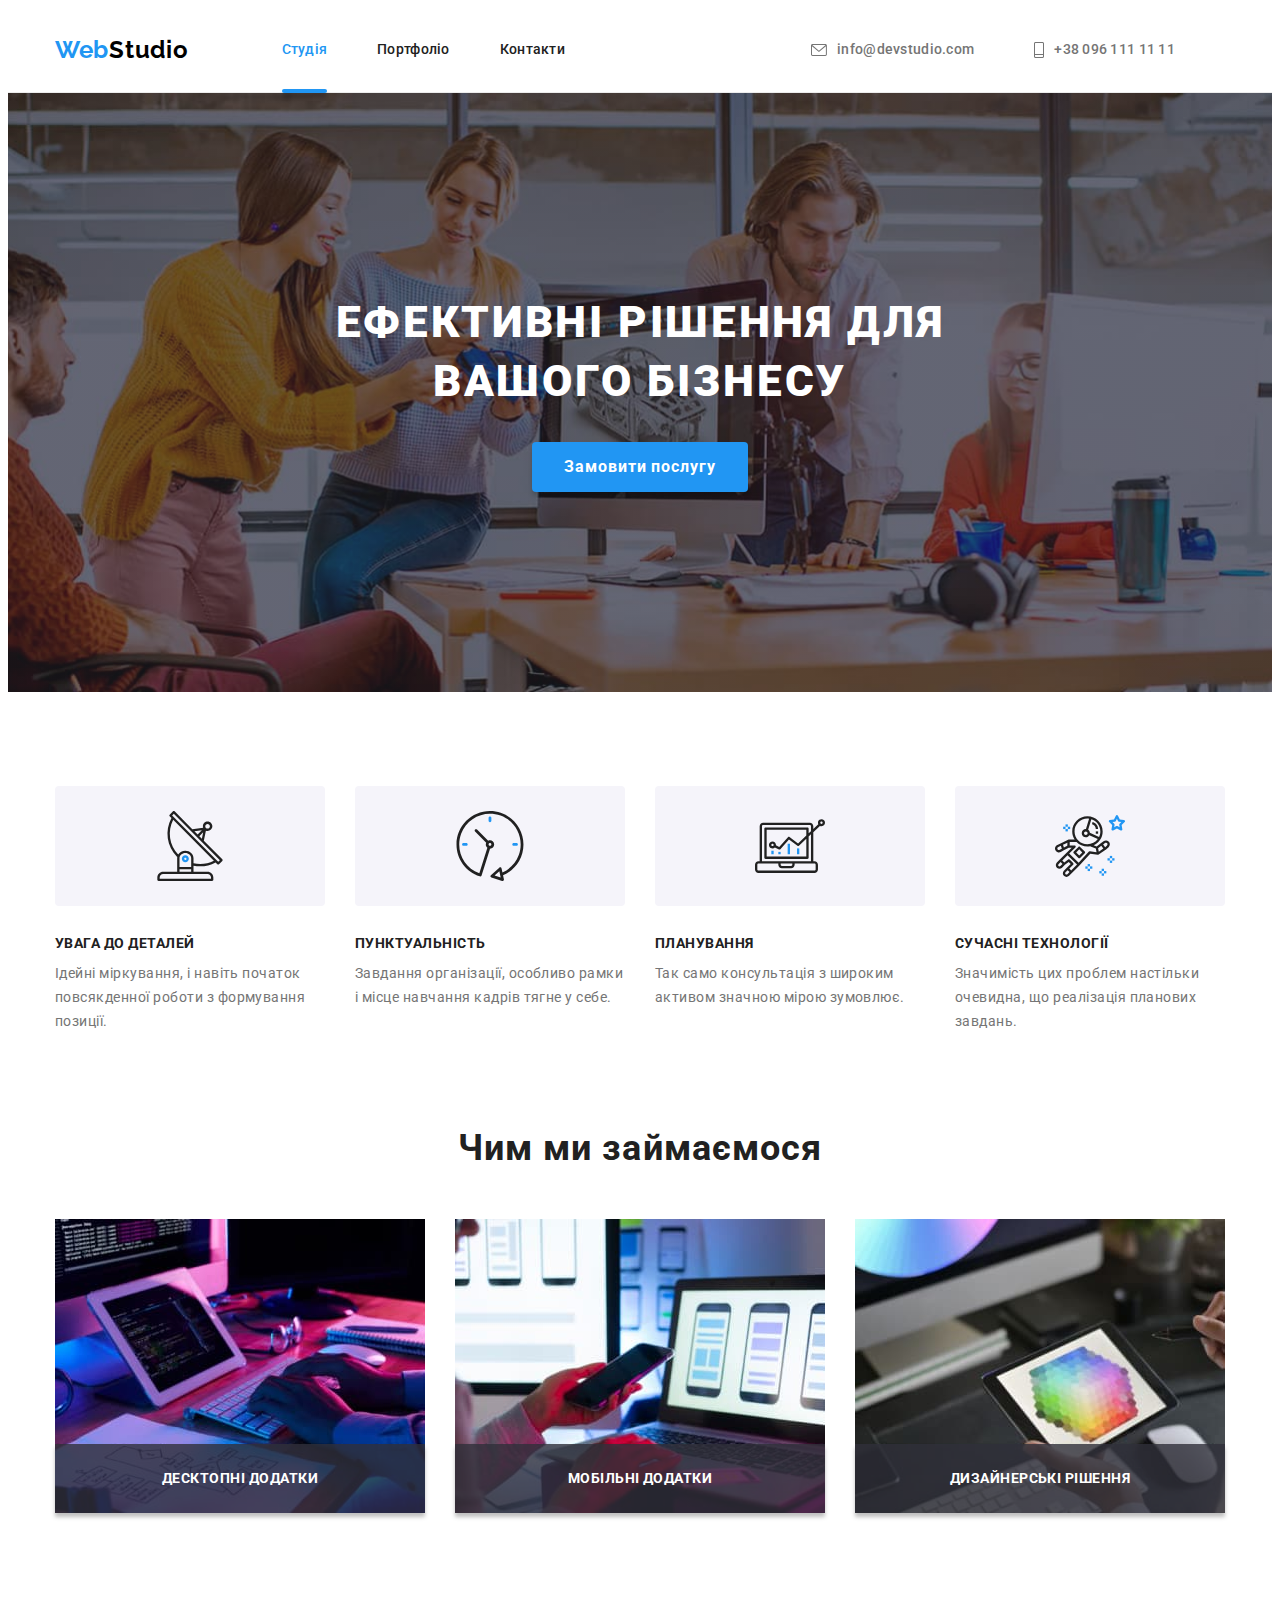
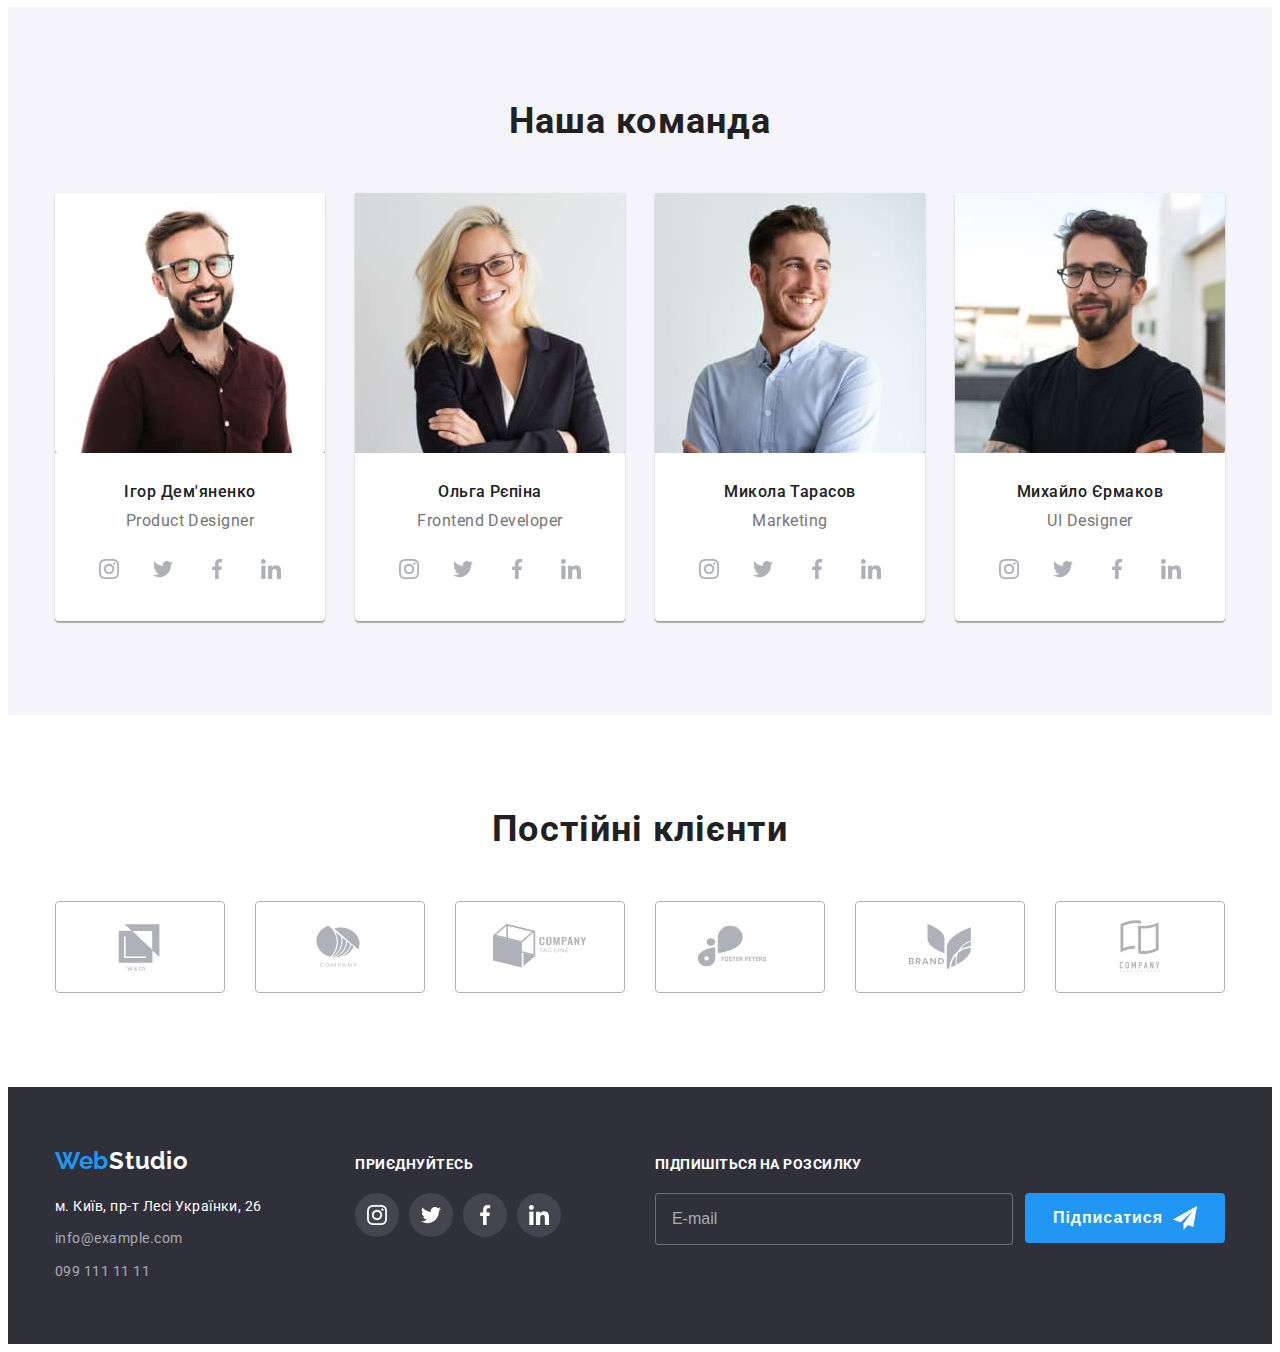
<file: index.html>
<!DOCTYPE html>
<html lang="uk">
<head>
    <meta charset="UTF-8">
    <meta http-equiv="X-UA-Compatible" content="IE=edge">
    <meta name="viewport" content="width=device-width, initial-scale=1.0">
    <title>Студія</title>
    <link rel="preconnect" href="https://fonts.googleapis.com">
    <link rel="preconnect" href="https://fonts.gstatic.com" crossorigin>
    <link href="https://fonts.googleapis.com/css2?family=Raleway:wght@700&family=Roboto:wght@400;500;700;900&display=swap" rel="stylesheet"/>
    <link rel="stylesheet" href="https://cdnjs.cloudflare.com/ajax/libs/modern-normalize/1.1.0/modern-normalize.min.css" integrity="sha512-wpPYUAdjBVSE4KJnH1VR1HeZfpl1ub8YT/NKx4PuQ5NmX2tKuGu6U/JRp5y+Y8XG2tV+wKQpNHVUX03MfMFn9Q==" crossorigin="anonymous" referrerpolicy="no-referrer" />
    
    <link rel="stylesheet" href="./css/main.min.css">
</head>
<body>
    <header class="header">
        <div class="container header__container">
            
            <a href="./index.html"class="logo header__top-logo">Web<span class="header__logo">Studio</span></a>
           
        
            <nav class="header__nav">
            <ul class="site-nav">
                    <li class="site-nav__item"><a href="./index.html" class="site-nav__link site-nav__link--current">Студія</a></li>
                    <li class="site-nav__item"><a href="./portfolio.html" class="site-nav__link ">Портфоліо</a></li>
                    <li class="site-nav__item"><a href="" class="site-nav__link">Контакти</a></li>
                </ul>
                </nav>
            <ul class="auth-nav ">
                <li class="auth-nav__item">
                    <a href="mailto:info@devstudio.com" class="auth-nav__link">
                <svg class="auth-nav__svg" width="16" height="12">
                    <use href="./images/icons/icons.svg#icon-convert"></use>
                </svg>info@devstudio.com</a>
                </li>
                <li class="auth-nav__item">
                    <a href="tel:+380961111111" class="auth-nav__link">
                        <svg class="auth-nav__svg" width="10" height="16">
                        <use href="./images/icons/icons.svg#icon-mobile">
                        </use>
                    </svg>+38 096 111 11 11</a>
                </li>
            </ul>
        
     <button class="burger-menu__open" type="submit" data-menu-open>
        <svg class="burger-menu__svg" width="40" height="40">
            <use href="./images/icons/icons.svg#icon-open-burger"></use>
        </svg>
    </button>
        </div>
    <div class="burger-menu is-hidden" data-menu>
        <div class="burger-menu__container container">
            <button type="submit" class="burger-menu__close" data-menu-close>
                <svg width="40" height="40">
                    <use href="./images/icons/icons.svg#icon-close-mob"></use>
                </svg>
            </button>
            <nav>
            <ul class="mob-nav">
                <li class="mob-nav__item"><a href="./index.html" class="mob-nav__link mob-nav__link--current">Студія</a></li>
                <li class="mob-nav__item"><a href="./portfolio.html" class="mob-nav__link ">Портфоліо</a></li>
                <li class="mob-nav__item"><a href="" class="mob-nav__link">Контакти</a></li>
            </ul>
            </nav>
            <ul class="mob-auth-nav">
              <li class="mob-auth-nav__item"><a href="tel:+380961111111" class="mob-auth-nav__tel">+38 096 111 11 11</a></li>
              <li class="mob-auth-nav__item"><a href="mailto:info@devstudio.com" class="mob-auth-nav__mail">info@devstudio.com</a></li>
            </ul>
            <ul class="burger-soc">
                <li class="burger-soc__item"><a href="" class="burger-soc__link">Instagram</a></li>
                <li class="burger-soc__item"><a href="" class="burger-soc__link">Twitter</a></li>
                <li class="burger-soc__item"><a href="" class="burger-soc__link">Facebook</a></li>
                <li class="burger-soc__item"><a href="" class="burger-soc__link">LinkedIn</a></li>
            </ul>
        </div>
    </div>
    </header>
    <main>
        <section class="section-hero">
          <div class="container">
            <h1 class="hero">Ефективні рішення для вашого бізнесу</h1>
            <button type="button" class="button" data-modal-open>Замовити послугу</button>
          </div>
        </section>
        <section class="section">
            <div class="container"><h2 class="title">Наші переваги</h2>
                <ul class="benefits">
                 <li class="benefits__list">
                <div class="benefits__svg-wrap">
                    <svg class="benefits__svg" width="70" hight="70">
                        <use href="./images/icons/icons.svg#icon-antenna"></use>
                    </svg>
                </div>
                     <h3 class="benefits__title">УВАГА ДО ДЕТАЛЕЙ</h3>
                     <p  class="benefits__text">Ідейні міркування, і навіть початок повсякденної роботи з формування позиції.</p>
                 </li>
                 <li class="benefits__list">
                    <div class="benefits__svg-wrap">
                        <svg class="benefits__svg" width="70" hight="70">
                            <use href="./images/icons/icons.svg#icon-clock"></use>
                        </svg>
                    </div>
                     <h3 class="benefits__title">ПУНКТУАЛЬНІСТЬ</h3>
                     <p class="benefits__text">Завдання організації, особливо рамки і місце навчання кадрів тягне у себе.</p>
                 </li>
                 <li class="benefits__list">
                    <div class="benefits__svg-wrap">
                        <svg class="benefits__svg" width="70" hight="70">
                            <use href="./images/icons/icons.svg#icon-diagram"></use>
                        </svg>
                    </div>
                     <h3 class="benefits__title">ПЛАНУВАННЯ</h3>
                     <p class="benefits__text">Так само консультація з широким активом значною мірою зумовлює.</p>
                 </li>
                 <li class="benefits__list">
                    <div class="benefits__svg-wrap">
                        <svg class="benefits__svg" width="70" hight="70">
                            <use href="./images/icons/icons.svg#icon-astronaut"></use>
                        </svg>
                    </div>
                     <h3 class="benefits__title">СУЧАСНІ ТЕХНОЛОГІЇ</h3>
                     <p class="benefits__text">Значимість цих проблем настільки очевидна, що реалізація планових завдань.</p>
                 </li>
                </ul>
            </div>
        </section>
        <section class="photo-section section">
            <div class="container">
                <h2 class="section-title">Чим ми займаємося</h2>
                <ul class="photo-list">
                    <li class="photo-list__item">
                        <img srcset="
                        ./images/desktop/studio/img1-desktop.jpg    1x,
                        ./images/desktop/studio/img1-desktop@2x.jpg 2x
                      " src="./images/desktop/studio/img1-desktop.jpg" width="370" height="294" alt="Десктопні додатки">
                      <div class="photo-list__text-wrap"><p class="photo-list__text">Десктопні додатки</p></div>
                    </li>
                    <li class="photo-list__item">
                        <img srcset="
                        ./images/desktop/studio/img2-desktop.jpg    1x,
                        ./images/desktop/studio/img2-desktop@2x.jpg 2x
                      " src="./images/desktop/studio/img1-desktop.jpg" width="370" height="294" alt="Мобільні додатки">
                        <div class="photo-list__text-wrap"><p class="photo-list__text">Мобільні додатки</p></div>
                    </li>
                    <li class="photo-list__item">
                        <img srcset="
                        ./images/desktop/studio/img3-desktop.jpg    1x,
                        ./images/desktop/studio/img3-desktop@2x.jpg 2x
                      " src="./images/desktop/studio/img1-desktop.jpg" width="370" height="294" alt="Дизайнерські рішення">
                    <div class="photo-list__text-wrap"><p class="photo-list__text">Дизайнерські рішення</p></div>
                    </li>
                </ul>
            </div>
        </section>
        <section class="team section">
            <div class="container"><h2 class="section-title">Наша команда</h2>
                <ul class="team-list">
                    <li class="team-item">
                        <picture>
                            <source srcset="
                                ./images/desktop/studio/ihordemianenko-desktop.jpg    1x,
                                ./images/desktop/studio/ihordemianenko-desktop@2x.jpg 2x
                              " media="(min-width: 1200px)">
            
                            <source srcset="
                                ./images/tablet/studio/ihordemianenko-tablet.jpg    1x,
                                ./images/tablet/studio/ihordemianenko-tablet@2x.jpg 2x
                              " media="(min-width: 768px)">
            
                            <source srcset="
                                ./images/mob/studio/ihordemianenko-mob.jpg    1x,
                                ./images/mob/studio/ihordemianenko-mob@2x.jpg 2x
                              " media="(max-width: 767px)">
            
                            <img src="./images/mob/studio/ihordemianenko-mob.jpg" alt="Ігор Дем'яненко" width="450" class="team-image"></picture>
                        <div class="team-cards">
                            <h3 class="team-name">Ігор Дем'яненко</h3>
                            <p class="team-work">Product Designer</p>
                            <ul class="team-soc-list">
                                <li class="team-soc-item">
                                    <a href="" class="team-soc-link">
                                    <svg class="team-soc-icon" with="20" height="20">
                                <use href="./images/icons/icons.svg#icon-instagram"></use></svg>
                                </a>
                                </li>
                                <li class="team-soc-item">
                                    <a href="" class="team-soc-link">
                                    <svg class="team-soc-icon" with="20" height="20">
                                <use href="./images/icons/icons.svg#icon-twitter"></use></svg>
                                </a>
                                </li>
                                <li class="team-soc-item">
                                    <a href="" class="team-soc-link">
                                    <svg class="team-soc-icon" with="20" height="20">
                                <use href="./images/icons/icons.svg#icon-facebook"></use></svg>
                                </a>
                                </li>
                                <li class="team-soc-item">
                                    <a href="" class="team-soc-link">
                                    <svg class="team-soc-icon" with="20" height="20">
                                <use href="./images/icons/icons.svg#icon-linkedin"></use></svg>
                                </a>
                                </li>
                            </ul>
                        </div>
                    </li>
                    <li class="team-item">
                        <picture>
                            <source srcset="
                                ./images/desktop/studio/olhariepina-desktop.jpg    1x,
                                ./images/desktop/studio/olhariepina-desktop@2x.jpg 2x
                              " media="(min-width: 1200px)">
            
                            <source srcset="
                                ./images/tablet/studio/olhariepina-tablet.jpg    1x,
                                ./images/tablet/studio/olhariepina-tablet@2x.jpg 2x
                              " media="(min-width: 768px)">
            
                            <source srcset="
                                ./images/mob/studio/olhariepina-mob.jpg    1x,
                                ./images/mob/studio/olhariepina-mob@2x.jpg 2x
                              " media="(max-width: 767px)">
            
                            <img src="./images/mob/studio/olhariepina-mob.jpg" alt="Ольга Рєпіна" width="450" class="team-image"></picture>
                        <div class="team-cards">
                            <h3 class="team-name">Ольга Рєпіна</h3>
                            <p class="team-work">Frontend Developer</p>
                            <ul class="team-soc-list">
                                <li class="team-soc-item">
                                <a href="" class="team-soc-link">
                                <svg class="team-soc-icon" with="20" height="20">
                                <use href="./images/icons/icons.svg#icon-instagram"></use></svg>
                                </a>
                                </li>
                                <li class="team-soc-item">
                                <a href="" class="team-soc-link">
                                <svg class="team-soc-icon" with="20" height="20">
                                <use href="./images/icons/icons.svg#icon-twitter"></use></svg>
                                </a>
                                </li>
                                <li class="team-soc-item">
                                <a href="" class="team-soc-link">
                                <svg class="team-soc-icon" with="20" height="20">
                                <use href="./images/icons/icons.svg#icon-facebook"></use></svg>
                                </a>
                                </li>
                                <li class="team-soc-item">
                                <a href="" class="team-soc-link">
                                <svg class="team-soc-icon" with="20" height="20">
                                <use href="./images/icons/icons.svg#icon-linkedin"></use></svg>
                                </a>
                                </li>
                            </ul>
                        </div>
                    </li>
                    <li class="team-item">
                        <picture>
                            <source srcset="
                                ./images/desktop/studio/mykolatarasov-desktop.jpg    1x,
                                ./images/desktop/studio/mykolatarasov-desktop@2x.jpg 2x
                              " media="(min-width: 1200px)">
            
                            <source srcset="
                                ./images/tablet/studio/mykolatarasov-tablet.jpg    1x,
                                ./images/tablet/studio/mykolatarasov-tablet@2x.jpg 2x
                              " media="(min-width: 768px)">
            
                            <source srcset="
                                ./images/mob/studio/mykolatarasov-mob.jpg    1x,
                                ./images/mob/studio/mykolatarasov-mob@2x.jpg 2x
                              " media="(max-width: 767px)">
            
                            <img src="./images/mob/studio/mykolatarasov-mob.jpg" alt="Микола Тарасов" width="450" class="team-image"></picture>
                        <div class="team-cards">
                            <h3 class="team-name">Микола Тарасов</h3>
                            <p class="team-work">Marketing</p>
                            <ul class="team-soc-list">
                                <li class="team-soc-item">
                                <a href="" class="team-soc-link">
                                <svg class="team-soc-icon" with="20" height="20">
                                <use href="./images/icons/icons.svg#icon-instagram"></use></svg>
                                </a>
                                </li>
                                <li class="team-soc-item">
                                <a href="" class="team-soc-link">
                                <svg class="team-soc-icon" with="20" height="20">
                                <use href="./images/icons/icons.svg#icon-twitter"></use></svg>
                                </a>
                                </li>
                                <li class="team-soc-item">
                                <a href="" class="team-soc-link">
                                <svg class="team-soc-icon" with="20" height="20">
                                <use href="./images/icons/icons.svg#icon-facebook"></use></svg>
                                </a>
                                </li>
                                <li class="team-soc-item">
                                <a href="" class="team-soc-link">
                                <svg class="team-soc-icon" with="20" height="20">
                                <use href="./images/icons/icons.svg#icon-linkedin"></use></svg>
                                </a>
                                </li>
                            </ul>
                        </div>  
                    </li>
                    <li class="team-item">
                        <picture>
                            <source srcset="
                                ./images/desktop/studio/mykhailoyermakov-desktop.jpg    1x,
                                ./images/desktop/studio/mykhailoyermakov-desktop@2x.jpg 2x
                              " media="(min-width: 1200px)">
            
                            <source srcset="
                                ./images/tablet/studio/mykhailoyermakov-tablet.jpg    1x,
                                ./images/tablet/studio/mykhailoyermakov-tablet@2x.jpg 2x
                              " media="(min-width: 768px)">
            
                            <source srcset="
                                ./images/mob/studio/mykhailoyermakov-mob.jpg    1x,
                                ./images/mob/studio/mykhailoyermakov-mob@2x.jpg 2x
                              " media="(max-width: 767px)">
            
                            <img src="./images/mob/studio/mykhailoyermakov-mob.jpg" alt="Михайло Єрмаков" width="450" class="team-image"></picture>
                        <div class="team-cards">
                            <h3 class="team-name">Михайло Єрмаков</h3>
                            <p class="team-work">UI Designer</p>
                            <ul class="team-soc-list">
                                <li class="team-soc-item">
                                <a href="" class="team-soc-link">
                                <svg class="team-soc-icon" with="20" height="20">
                                <use href="./images/icons/icons.svg#icon-instagram"></use></svg>
                                </a>
                                </li>
                                <li class="team-soc-item">
                                <a href="" class="team-soc-link">
                                <svg class="team-soc-icon" with="20" height="20">
                                <use href="./images/icons/icons.svg#icon-twitter"></use></svg>
                                </a>
                                </li>
                                <li class="team-soc-item">
                                <a href="" class="team-soc-link">
                                <svg class="team-soc-icon" with="20" height="20">
                                    <use href="./images/icons/icons.svg#icon-facebook"></use>
                                </svg>
                                </a>
                                </li>
                                <li class="team-soc-item">
                                <a href="" class="team-soc-link">
                                <svg class="team-soc-icon" with="20" height="20">
                                    <use href="./images/icons/icons.svg#icon-linkedin"></use>
                                </svg>
                                </a>
                                </li>
                            </ul>
                        </div>
                    </li>
                </ul>
            </div>
        </section>
        <section class="section ">
                <div class="container">
                    <h2 class="section-title">Постійні клієнти</h2>
                <ul class="company-list">
                    <li class="company-item">
                        <a href="" class="company-link">
                            <svg class="company-icon" width="106" height="60px">
                                <use href="./images/icons/icons.svg#icon-ya-co"></use>
                            </svg>
                        </a>
                    </li>
                    <li class="company-item ">
                        <a href="" class="company-link">
                            <svg class="company-icon" width="106" height="60px">
                                <use href="./images/icons/icons.svg#icon-logocompany"></use>
                            </svg>
                        </a>
                    </li>
                    <li class="company-item ">
                        <a href="" class="company-link">
                            <svg class="company-icon" width="106" height="60px">
                                <use href="./images/icons/icons.svg#icon-tagline"></use>
                            </svg>
                        </a>
                    </li>
                    <li class="company-item ">
                        <a href="" class="company-link">
                            <svg class="company-icon" width="106" height="60px">
                                <use href="./images/icons/icons.svg#icon-foster"></use>
                            </svg>
                        </a>
                    </li>
                    <li class="company-item ">
                        <a href="" class="company-link">
                            <svg class="company-icon" width="106" height="60px">
                                <use href="./images/icons/icons.svg#icon-brand"></use>
                            </svg>
                        </a>
                    </li>
                    <li class="company-item ">
                        <a href="" class="company-link">
                            <svg class="company-icon" width="106" height="60px">
                                <use href="./images/icons/icons.svg#icon-company"></use>
                            </svg>
                        </a>
                    </li>
                </ul>
            </div>
        </section>
    </main>
    <footer class="footer">
        <div class="footer-container container">
            <div class="adress-wrap"><a href="" class="logo">Web<span class="logo-bottom">Studio</span></a>
            <address>
             <ul class="bottom">
                <li class="bottom-list">
                    <a href="посилання на google map" target="_blank"  rel="noopener noreferrer" class="bottom-adress"> м. Київ, пр-т Лесі Українки, 26</a>
                </li>
                <li class="bottom-list">
                    <a href="mailto:info@example.com" class="bottom-nav">info@example.com</a>
                </li>
                <li class="bottom-list">
                    <a href="tel:0991111111" class="bottom-nav">099 111 11 11</a>
                </li>
             </ul>
            </address>
        </div>
        <div class="footer-soc-wrap">
            <h2 class="footer-title">приєднуйтесь</h2>
            <ul class="team-soc-list">
                <li class="team-soc-item">
                    <a href="" class="team-soc-link-footer">
                        <svg class="team-soc-icon-footer" width="20" height="20">
                        <use href="./images/icons/icons.svg#icon-instagram"></use>
                        </svg>
                    </a>
                </li>
                <li class="team-soc-item">
                    <a href="" class="team-soc-link-footer">
                        <svg class="team-soc-icon-footer" width="20" height="20">
                        <use href="./images/icons/icons.svg#icon-twitter"></use></svg>
                    </a>
                </li>
                <li class="team-soc-item">
                    <a href="" class="team-soc-link-footer">
                        <svg class="team-soc-icon-footer" width="20" height="20">
                        <use href="./images/icons/icons.svg#icon-facebook"></use></svg>
                    </a>
                </li>
                <li class="team-soc-item">
                    <a href="" class="team-soc-link-footer">
                        <svg class="team-soc-icon-footer" width="20" height="20">
                        <use href="./images/icons/icons.svg#icon-linkedin"></use></svg>
                    </a>
                </li>
        </div>
        <div class="footer-telegram">
            <form class="footer-form">
                <label class="footer-label" for="user-email">Підпишіться на розсилку</label>
               <div class="footer-iput-wrap"><input type="email"
                 class="footer-input" 
                 name="user-email"
                 id="user-email"
                 placeholder="E-mail"
                 required>
                 <button type="submit" class="footer-button">
                    Підписатися  
                    <svg class="footer-input-icon" height="24" width="24">
                        <use href="./images/icons/icons.svg#icon-send"></use>
                    </svg>
                </button>
                </div>
            </form>
        </div>
        </div>
    </footer>
    <div class="backdrop is-hidden" data-modal >
        <div class="modal">
            <p class="modal-title">Залиште свої дані, ми вам передзвонимо</p>
          <button class="modal-icon-btn" data-modal-close><svg class="modal-icon" width="11" height="11" >
                <use href="./images/icons/icons.svg#icon-vector"></use>
            </svg>
          </button>
          <form> 
            <div class="modal-wrap">
            <label class="modal-label" for="user-name">Ім'я</label>
            <div class="input-wrap">
                <input type="text" class="modal-input" name="user-name" id="user-name" required>
                <svg class="input-icon" height="18" width="18">
                    <use href="./images/icons/icons.svg#icon-person"></use>
                </svg>
            </div>
            </div>
            <div class="modal-wrap">
                <label class="modal-label" for="user-tel">Телефон</label>
            <div class="input-wrap">
                <input type="tel" class="modal-input" name="user-tel" id="user-tel" required>
                <svg class="input-icon" height="18" width="18">
                    <use href="./images/icons/icons.svg#icon-phone"></use>
                </svg>
            </div>
            </div>
            <div class="modal-wrap">
                <label for="email" class="modal-label">Пошта</label>
                <div class="input-wrap">
                    <input type="email" class="modal-input" name="user-email" id="email" required>
                <svg class="input-icon" height="18" width="18">
                    <use href="./images/icons/icons.svg#icon-email"></use>
                </svg>
            </div>    
            </div>
            <div class="modal-wrap">
                <label for="user-text" class="modal-label">Коментар</label>
                <textarea name="user-text" id="user-text" class="modal-comment" placeholder="Введіть текст"></textarea>
            </div>
            <div class="box-wrap">
                <input type="checkbox" class="modal-box visually-hidden" name="checkbox" id="checkbox">
                <label for="checkbox" class="checkbox-label">
                    <span class="span-icon">
                        <svg class="box-icon" height="15" width="16">
                            <use href="./images/icons/icons.svg#icon-box"></use>
                        </svg>
                    </span> 
                Погоджуюся з розсилкою та приймаю <a href="" class="checkbox-link">Умови договору</a></label>
            </div>
            <button type="submit" class="modal-button">Відправити</button>
            </form>
        </div>
    </div>
    <script src="./js/menu.js"></script>
    <script src="./js/modal.js"></script>
</body>
</html>
</file>
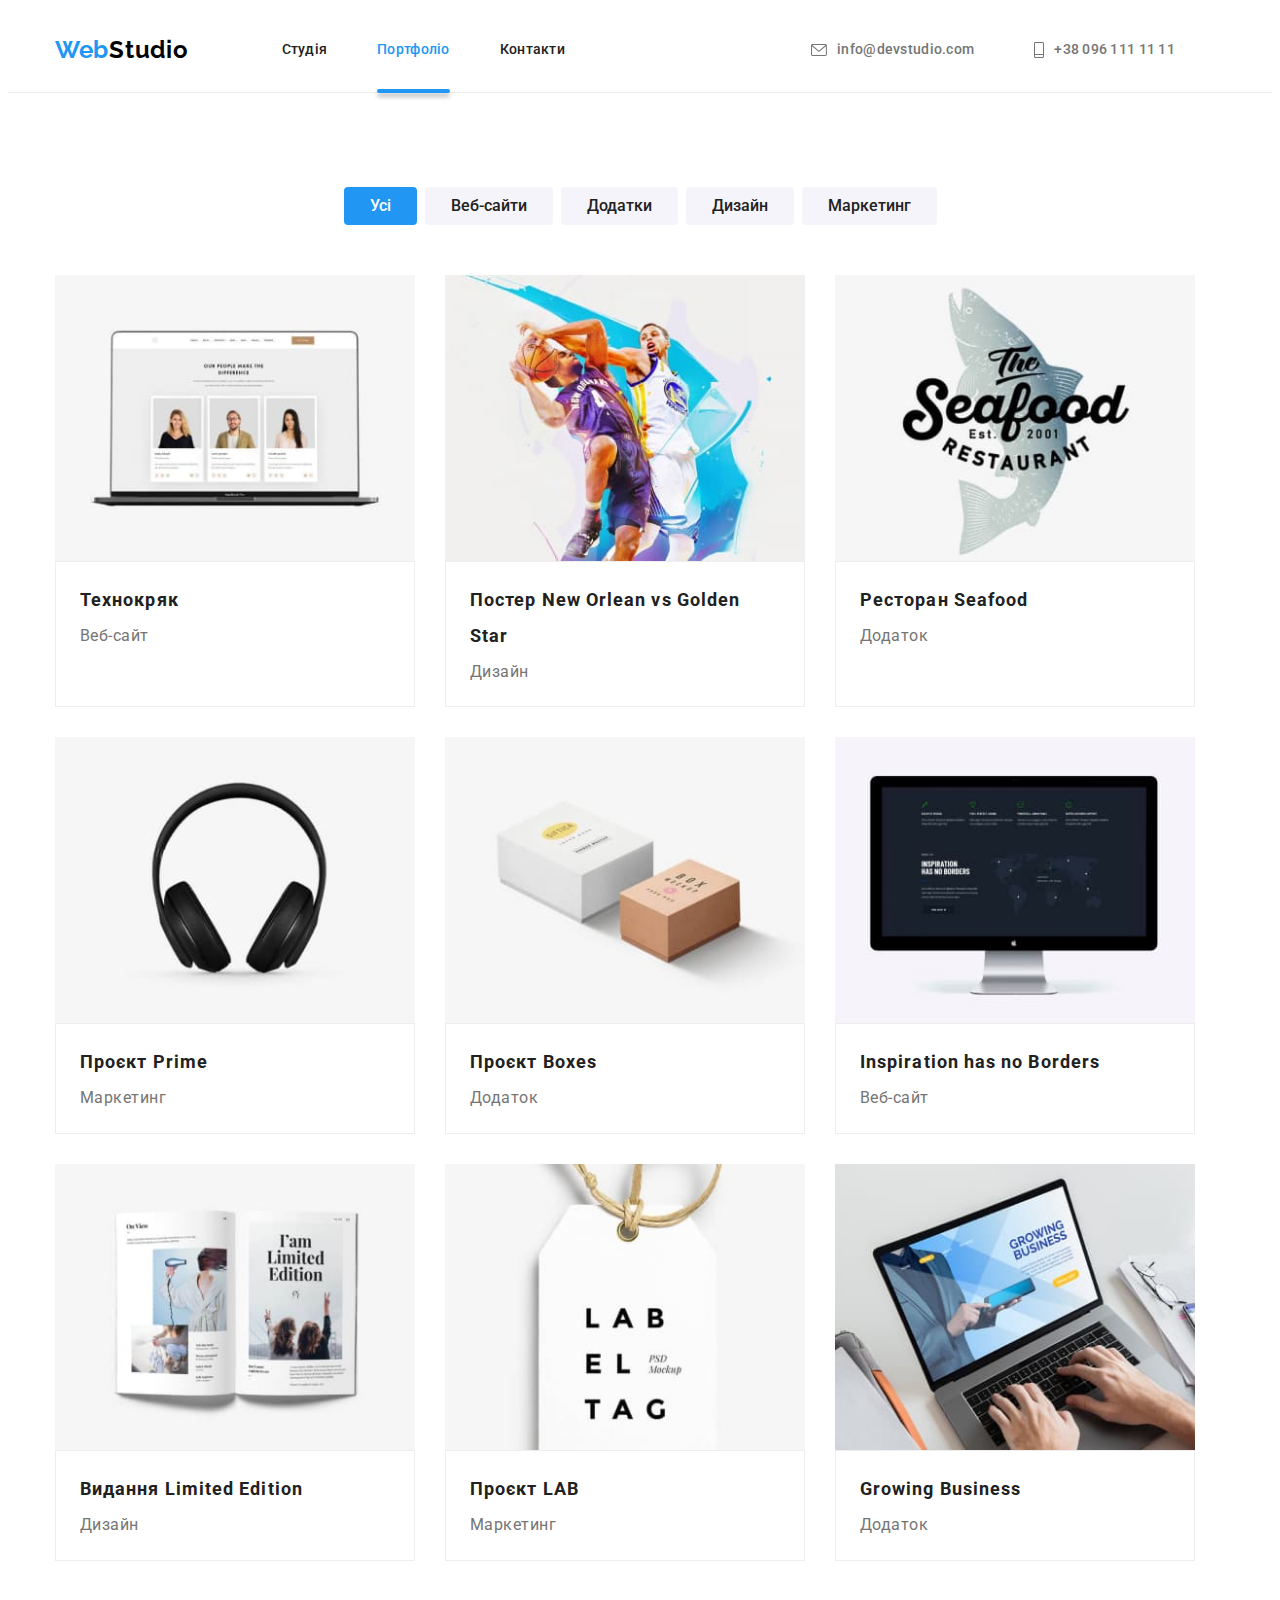
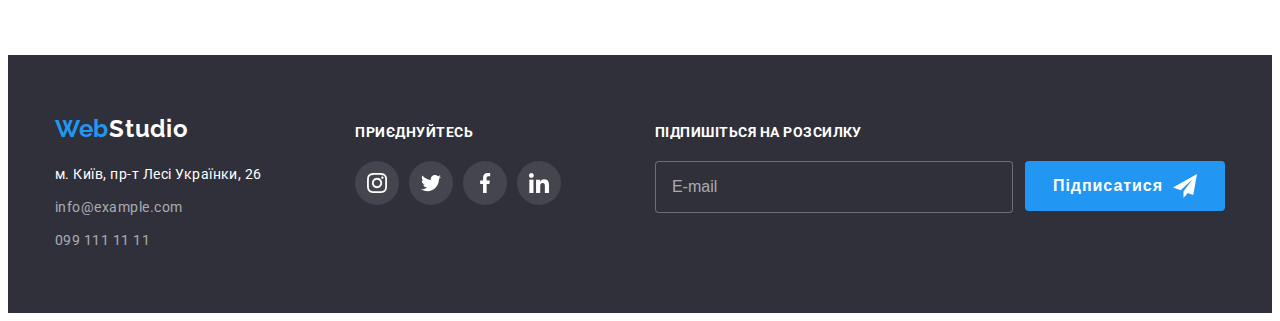
<file: portfolio.html>
<!DOCTYPE html>
<html lang="uk">
<head>
    <meta charset="UTF-8">
    <meta http-equiv="X-UA-Compatible" content="IE=edge">
    <meta name="viewport" content="width=device-width, initial-scale=1.0">
    <title>Портфоліо</title>
    <link rel="preconnect" href="https://fonts.googleapis.com">
    <link rel="preconnect" href="https://fonts.gstatic.com" crossorigin>
    <link href="https://fonts.googleapis.com/css2?family=Raleway:wght@700&family=Roboto:wght@400;500;700;900&display=swap" rel="stylesheet">
    <link rel="stylesheet" href="https://cdnjs.cloudflare.com/ajax/libs/modern-normalize/1.1.0/modern-normalize.min.css" integrity="sha512-wpPYUAdjBVSE4KJnH1VR1HeZfpl1ub8YT/NKx4PuQ5NmX2tKuGu6U/JRp5y+Y8XG2tV+wKQpNHVUX03MfMFn9Q==" crossorigin="anonymous" referrerpolicy="no-referrer" />
    <link rel="stylesheet" href="./css/main.min.css">
</head>
<body>
    <header class="header">
        <div class="container header__container">
            
            <a href="./index.html"class="logo header__top-logo">Web<span class="header__logo">Studio</span></a>
           
        
            <nav class="header__nav">
            <ul class="site-nav">
                    <li class="site-nav__item"><a href="./index.html" class="site-nav__link">Студія</a></li>
                    <li class="site-nav__item"><a href="./portfolio.html" class="site-nav__link site-nav__link--current">Портфоліо</a></li>
                    <li class="site-nav__item"><a href="" class="site-nav__link">Контакти</a></li>
                </ul>
                </nav>
            <ul class="auth-nav ">
                <li class="auth-nav__item">
                    <a href="mailto:info@devstudio.com" class="auth-nav__link">
                <svg class="auth-nav__svg" width="16" height="12">
                    <use href="./images/icons/icons.svg#icon-convert"></use>
                </svg>info@devstudio.com</a>
                </li>
                <li class="auth-nav__item">
                    <a href="tel:+380961111111" class="auth-nav__link">
                        <svg class="auth-nav__svg" width="10" height="16">
                        <use href="./images/icons/icons.svg#icon-mobile">
                        </use>
                    </svg>+38 096 111 11 11</a>
                </li>
            </ul>
        
     <button class="burger-menu__open" type="submit" data-menu-open>
        <svg class="burger-menu__svg" width="40" height="40">
            <use href="./images/icons/icons.svg#icon-open-burger"></use>
        </svg>
    </button>
        </div>
    <div class="burger-menu is-hidden" data-modal>
        <div class="burger-menu__container container">
            <button type="submit" class="burger-menu__close" data-menu-close>
                <svg width="40" height="40">
                    <use href="./images/icons/icons.svg#icon-close-mob"></use>
                </svg>
            </button>
            <nav>
            <ul class="mob-nav">
                <li class="mob-nav__item"><a href="./index.html" class="mob-nav__link">Студія</a></li>
                <li class="mob-nav__item"><a href="./portfolio.html" class="mob-nav__link mob-nav__link--current">Портфоліо</a></li>
                <li class="mob-nav__item"><a href="" class="mob-nav__link">Контакти</a></li>
            </ul>
            </nav>
            <ul class="mob-auth-nav">
              <li class="mob-auth-nav__item"><a href="tel:+380961111111" class="mob-auth-nav__tel">+38 096 111 11 11</a></li>
              <li class="mob-auth-nav__item"><a href="mailto:info@devstudio.com" class="mob-auth-nav__mail">info@devstudio.com</a></li>
            </ul>
            <ul class="burger-soc">
                <li class="burger-soc__item"><a href="" class="burger-soc__link">Instagram</a></li>
                <li class="burger-soc__item"><a href="" class="burger-soc__link">Twitter</a></li>
                <li class="burger-soc__item"><a href="" class="burger-soc__link">Facebook</a></li>
                <li class="burger-soc__item"><a href="" class="burger-soc__link">LinkedIn</a></li>
            </ul>
        </div>
    </div>
    </header>
    <main>
        <section class="portfloio-foto section">
           <div class="container"> 
            <h1 class="title">Приклади робіт</h1>
            <ul class="portfolio-item">
                <li class="list-button"><button type="button" class="portfolio-button background-current">Усі</button></li>
                <li class="list-button"><button type="button" class="portfolio-button">Веб-сайти</button></li>
                <li class="list-button"><button type="button" class="portfolio-button">Додатки</button></li>
                <li class="list-button"><button type="button" class="portfolio-button">Дизайн</button></li>
                <li class="list-button"><button type="button" class="portfolio-button">Маркетинг</button></li>
            </ul>
            <ul class="portfolio">
                <li class="portfolio-list">
                    <a href="" class="portfolio-link"><div class="portfolio-text-wrap">
                        <picture>
                            <source srcset="
                                ./images/desktop/portfolio/technokryak-desktop.jpg    1x,
                                ./images/desktop/portfolio/technokryak-desktop@2x.jpg 2x
                              " media="(min-width: 1200px)">
        
                            <source srcset="
                                ./images/tablet/portfolio/technokryak-tablet.jpg    1x,
                                ./images/tablet/portfolio/technokryak-tablet@2x.jpg 2x
                              " media="(min-width: 768px)">
        
                            <source srcset="
                                ./images/mob/portfolio/technokryak-mob.jpg    1x,
                                ./images/mob/portfolio/technokryak-mob@2x.jpg 2x
                              " media="(max-width: 767px)">
        
                            <img src="./images/mob/portfolio/technokryak-mob.jpg" alt="Технокряк" width="450" class="portfolio-image"></picture>
                        <p class="portfolio-text">Ресурс пропонує комплексні пропозиції з різним рівнем функціоналу та сервісів. Все це дозволить відвідувачу отримати вичерпні відомості про компанію чи приватну особу.</p></div>
                <div class="portfolio-wrap">
                            <h2 class="portfolio-name">Технокряк</h2>
                        <p class="portfolio-subname">Веб-сайт</p>
                    </div></a>
                </li>
                <li class="portfolio-list">
                    <a href="" class="portfolio-link"><div class="portfolio-text-wrap"><picture>
                        <source srcset="
                            ./images/desktop/portfolio/neworlean-desktop.jpg    1x,
                            ./images/desktop/portfolio/neworlean-desktop@2x.jpg 2x
                          " media="(min-width: 1200px)">
    
                        <source srcset="
                            ./images/tablet/portfolio/neworlean-tablet.jpg    1x,
                            ./images/tablet/portfolio/neworlean-tablet@2x.jpg 2x
                          " media="(min-width: 768px)">
    
                        <source srcset="
                            ./images/mob/portfolio/neworlean-mob.jpg    1x,
                            ./images/mob/portfolio/neworlean-mob@2x.jpg 2x
                          " media="(max-width: 767px)">
    
                        <img src="./images/mob/portfolio/neworlean-mob.jpg" alt="Постер New Orlean vs Golden Star" width="450" class="portfolio-image"></picture>
                        <p class="portfolio-text">Ресурс пропонує комплексні пропозиції з різним рівнем функціоналу та сервісів. Все це дозволить відвідувачу отримати вичерпні відомості про компанію чи приватну особу.</p></div>
                    <div class="portfolio-wrap">
                        <h2 class="portfolio-name">Постер New Orlean vs Golden Star</h2>
                        <p class="portfolio-subname">Дизайн</p>
                    </div></a>
                </li>
                <li class="portfolio-list">
                    <a href="" class="portfolio-link"><div class="portfolio-text-wrap">
                        <picture>
                            <source srcset="
                                ./images/desktop/portfolio/seafood-desktop.jpg    1x,
                                ./images/desktop/portfolio/seafood-desktop@2x.jpg 2x
                              " media="(min-width: 1200px)">
        
                            <source srcset="
                                ./images/tablet/portfolio/seafood-tablet.jpg    1x,
                                ./images/tablet/portfolio/seafood-tablet@2x.jpg 2x
                              " media="(min-width: 768px)">
        
                            <source srcset="
                                ./images/mob/portfolio/seafood-mob.jpg    1x,
                                ./images/mob/portfolio/seafood-mob@2x.jpg 2x
                              " media="(max-width: 767px)">
        
                            <img src="./images/mob/portfolio/seafood-mob.jpg" alt="Ресторан Seafood" width="450" class="portfolio-image"></picture>
                        <p class="portfolio-text">Ресурс пропонує комплексні пропозиції з різним рівнем функціоналу та сервісів. Все це дозволить відвідувачу отримати вичерпні відомості про компанію чи приватну особу.</p></div>
                    <div class="portfolio-wrap">
                        <h2 class="portfolio-name">Ресторан Seafood</h2>
                        <p class="portfolio-subname">Додаток</p>
                    </div></a>
                </li>
                <li class="portfolio-list">
                   <a href="" class="portfolio-link"> <div class="portfolio-text-wrap"><picture>
                    <source srcset="
                        ./images/desktop/portfolio/prime-desktop.jpg    1x,
                        ./images/desktop/portfolio/prime-desktop@2x.jpg 2x
                      " media="(min-width: 1200px)">

                    <source srcset="
                        ./images/tablet/portfolio/prime-tablet.jpg    1x,
                        ./images/tablet/portfolio/prime-tablet@2x.jpg 2x
                      " media="(min-width: 768px)">

                    <source srcset="
                        ./images/mob/portfolio/prime-mob.jpg    1x,
                        ./images/mob/portfolio/prime-mob@2x.jpg 2x
                      " media="(max-width: 767px)">

                    <img src="./images/mob/portfolio/prime-mob.jpg" alt="Проєкт Prime" width="450" class="portfolio-image"></picture>
                        <p class="portfolio-text">Ресурс пропонує комплексні пропозиції з різним рівнем функціоналу та сервісів. Все це дозволить відвідувачу отримати вичерпні відомості про компанію чи приватну особу.</p></div>
                <div class="portfolio-wrap">
                     <h2 class="portfolio-name">Проєкт Prime</h2>
                    <p class="portfolio-subname">Маркетинг</p>
                </div></a>
                </li>
                <li class="portfolio-list">
                    <a href="" class="portfolio-link"><div class="portfolio-text-wrap"><picture>
                        <source srcset="
                            ./images/desktop/portfolio/boxes-desktop.jpg    1x,
                            ./images/desktop/portfolio/boxes-desktop@2x.jpg 2x
                          " media="(min-width: 1200px)">
    
                        <source srcset="
                            ./images/tablet/portfolio/boxes-tablet.jpg    1x,
                            ./images/tablet/portfolio/boxes-tablet@2x.jpg 2x
                          " media="(min-width: 768px)">
    
                        <source srcset="
                            ./images/mob/portfolio/boxes-mob.jpg    1x,
                            ./images/mob/portfolio/boxes-mob@2x.jpg 2x
                          " media="(max-width: 767px)">
    
                        <img src="./images/mob/portfolio/boxes-mob.jpg" alt="Проєкт Boxes" width="450" class="portfolio-image"></picture>
                        <p class="portfolio-text">Ресурс пропонує комплексні пропозиції з різним рівнем функціоналу та сервісів. Все це дозволить відвідувачу отримати вичерпні відомості про компанію чи приватну особу.</p></div>
                <div class="portfolio-wrap">
                    <h2 class="portfolio-name">Проєкт Boxes</h2>
                    <p class="portfolio-subname">Додаток</p>
                </div></a>
                </li>
                <li class="portfolio-list">
                    <a href="" class="portfolio-link"><div class="portfolio-text-wrap"><picture>
                        <source srcset="
                            ./images/desktop/portfolio/inspiration-desktop.jpg    1x,
                            ./images/desktop/portfolio/inspiration-desktop@2x.jpg 2x
                          " media="(min-width: 1200px)">
    
                        <source srcset="
                            ./images/tablet/portfolio/inspiration-tablet.jpg    1x,
                            ./images/tablet/portfolio/inspiration-tablet@2x.jpg 2x
                          " media="(min-width: 768px)">
    
                        <source srcset="
                            ./images/mob/portfolio/inspiration-mob.jpg    1x,
                            ./images/mob/portfolio/inspiration-mob@2x.jpg 2x
                          " media="(max-width: 767px)">
    
                        <img src="./images/mob/portfolio/inspiration-mob.jpg" alt="Inspiration has no Borders" width="450" class="portfolio-image"></picture>
                        <p class="portfolio-text">Ресурс пропонує комплексні пропозиції з різним рівнем функціоналу та сервісів. Все це дозволить відвідувачу отримати вичерпні відомості про компанію чи приватну особу.</p></div>
                <div class="portfolio-wrap">
                     <h2 class="portfolio-name">Inspiration has no Borders</h2>
                    <p class="portfolio-subname">Веб-сайт</p>
                </div></a>
                </li>
                <li class="portfolio-list">
                    <a href="" class="portfolio-link"><div class="portfolio-text-wrap"><picture>
                        <source srcset="
                            ./images/desktop/portfolio/limitededition-desktop.jpg    1x,
                            ./images/desktop/portfolio/limitededition-desktop@2x.jpg 2x
                          " media="(min-width: 1200px)">
    
                        <source srcset="
                            ./images/tablet/portfolio/limitededition-tablet.jpg    1x,
                            ./images/tablet/portfolio/limitededition-tablet@2x.jpg 2x
                          " media="(min-width: 768px)">
    
                        <source srcset="
                            ./images/mob/portfolio/limitededition-mob.jpg    1x,
                            ./images/mob/portfolio/limitededition-mob@2x.jpg 2x
                          " media="(max-width: 767px)">
    
                        <img src="./images/mob/portfolio/limitededition-mob.jpg" alt="Видання Limited Edition" width="450" class="portfolio-image"></picture>
                        <p class="portfolio-text">Ресурс пропонує комплексні пропозиції з різним рівнем функціоналу та сервісів. Все це дозволить відвідувачу отримати вичерпні відомості про компанію чи приватну особу.</p></div>
                <div class="portfolio-wrap">
                    <h2 class="portfolio-name">Видання Limited Edition</h2>
                    <p class="portfolio-subname">Дизайн</p>
                </div></a>
                </li>
                <li class="portfolio-list">
                    <a href="" class="portfolio-link"><div class="portfolio-text-wrap"><picture>
                        <source srcset="
                            ./images/desktop/portfolio/lab-desktop.jpg    1x,
                            ./images/desktop/portfolio/lab-desktop@2x.jpg 2x
                          " media="(min-width: 1200px)">
    
                        <source srcset="
                            ./images/tablet/portfolio/lab-tablet.jpg    1x,
                            ./images/tablet/portfolio/lab-tablet@2x.jpg 2x
                          " media="(min-width: 768px)">
    
                        <source srcset="
                            ./images/mob/portfolio/lab-mob.jpg    1x,
                            ./images/mob/portfolio/lab-mob@2x.jpg 2x
                          " media="(max-width: 767px)">
    
                        <img src="./images/mob/portfolio/lab-mob.jpg" alt="Проект LAB" width="450" class="portfolio-image"></picture>
                        <p class="portfolio-text">Ресурс пропонує комплексні пропозиції з різним рівнем функціоналу та сервісів. Все це дозволить відвідувачу отримати вичерпні відомості про компанію чи приватну особу.</p></div>
                <div class="portfolio-wrap">
                    <h2 class="portfolio-name">Проєкт LAB</h2>
                    <p class="portfolio-subname">Маркетинг</p>
                </div></a>
                </li>
                <li class="portfolio-list">
                    <a href="" class="portfolio-link"><div class="portfolio-text-wrap"><picture>
                        <source srcset="
                            ./images/desktop/portfolio/growingbusiness-desktop.jpg    1x,
                            ./images/desktop/portfolio/growingbusiness-desktop@2x.jpg 2x
                          " media="(min-width: 1200px)">
    
                        <source srcset="
                            ./images/tablet/portfolio/growingbusiness-tablet.jpg    1x,
                            ./images/tablet/portfolio/growingbusiness-tablet@2x.jpg 2x
                          " media="(min-width: 768px)">
    
                        <source srcset="
                            ./images/mob/portfolio/growingbusiness-mob.jpg    1x,
                            ./images/mob/portfolio/growingbusiness-mob@2x.jpg 2x
                          " media="(max-width: 767px)">
    
                        <img src="./images/mob/portfolio/growingbusiness-mob.jpg" alt="Growing Business" width="450" class="portfolio-image"></picture>
                        <p class="portfolio-text">Ресурс пропонує комплексні пропозиції з різним рівнем функціоналу та сервісів. Все це дозволить відвідувачу отримати вичерпні відомості про компанію чи приватну особу.</p></div>
                <div class="portfolio-wrap">
                    <h2 class="portfolio-name">Growing Business</h2>
                    <p class="portfolio-subname">Додаток</p>
                </div></a>
                </li>
            </ul>
        </div>
        </section>
    </main>
    <footer class="footer">
        <div class="footer-container container">
            <div class="adress-wrap"><a href="" class="logo">Web<span class="logo-bottom">Studio</span></a>
            <address>
             <ul class="bottom">
                <li class="bottom-list">
                    <a href="посилання на google map" target="_blank"  rel="noopener noreferrer" class="bottom-adress"> м. Київ, пр-т Лесі Українки, 26</a>
                </li>
                <li class="bottom-list">
                    <a href="mailto:info@example.com" class="bottom-nav">info@example.com</a>
                </li>
                <li class="bottom-list">
                    <a href="tel:0991111111" class="bottom-nav">099 111 11 11</a>
                </li>
             </ul>
            </address>
        </div>
        <div class="footer-soc-wrap">
            <h2 class="footer-title">приєднуйтесь</h2>
            <ul class="team-soc-list">
                <li class="team-soc-item">
                    <a href="" class="team-soc-link-footer">
                        <svg class="team-soc-icon-footer" width="20" height="20">
                        <use href="./images/icons/icons.svg#icon-instagram"></use>
                        </svg>
                    </a>
                </li>
                <li class="team-soc-item">
                    <a href="" class="team-soc-link-footer">
                        <svg class="team-soc-icon-footer" width="20" height="20">
                        <use href="./images/icons/icons.svg#icon-twitter"></use></svg>
                    </a>
                </li>
                <li class="team-soc-item">
                    <a href="" class="team-soc-link-footer">
                        <svg class="team-soc-icon-footer" width="20" height="20">
                        <use href="./images/icons/icons.svg#icon-facebook"></use></svg>
                    </a>
                </li>
                <li class="team-soc-item">
                    <a href="" class="team-soc-link-footer">
                        <svg class="team-soc-icon-footer" width="20" height="20">
                        <use href="./images/icons/icons.svg#icon-linkedin"></use></svg>
                    </a>
                </li>
        </div>
        <div class="footer-telegram">
            <form class="footer-form">
                <label class="footer-label" for="user-email">Підпишіться на розсилку</label>
               <div class="footer-iput-wrap"><input type="email"
                 class="footer-input" 
                 name="user-email"
                 id="user-email"
                 placeholder="E-mail"
                 required>
                 <button type="submit" class="footer-button">
                    Підписатися  
                    <svg class="footer-input-icon" height="24" width="24">
                        <use href="./images/icons/icons.svg#icon-send"></use>
                    </svg>
                </button>
                </div>
            </form>
        </div>
        </div>
    </footer>
    <div class="backdrop is-hidden" data-modal >
        <div class="modal">
            <p class="modal-title">Залиште свої дані, ми вам передзвонимо</p>
          <button class="modal-icon-btn" data-modal-close><svg class="modal-icon" width="11" height="11" >
                <use href="./images/icons/icons.svg#icon-vector"></use>
            </svg>
          </button>
          <form> 
            <div class="modal-wrap">
            <label class="modal-label" for="user-name">Ім'я</label>
            <div class="input-wrap">
                <input type="text" class="modal-input" name="user-name" id="user-name" required>
                <svg class="input-icon" height="18" width="18">
                    <use href="./images/icons/icons.svg#icon-person"></use>
                </svg>
            </div>
            </div>
            <div class="modal-wrap">
                <label class="modal-label" for="user-tel">Телефон</label>
            <div class="input-wrap">
                <input type="tel" class="modal-input" name="user-tel" id="user-tel" required>
                <svg class="input-icon" height="18" width="18">
                    <use href="./images/icons/icons.svg#icon-phone"></use>
                </svg>
            </div>
            </div>
            <div class="modal-wrap">
                <label for="email" class="modal-label">Пошта</label>
                <div class="input-wrap">
                    <input type="email" class="modal-input" name="user-email" id="email" required>
                <svg class="input-icon" height="18" width="18">
                    <use href="./images/icons/icons.svg#icon-email"></use>
                </svg>
            </div>    
            </div>
            <div class="modal-wrap">
                <label for="user-text" class="modal-label">Коментар</label>
                <textarea name="user-text" id="user-text" class="modal-comment" placeholder="Введіть текст"></textarea>
            </div>
            <div class="box-wrap">
                <input type="checkbox" class="modal-box visually-hidden" name="checkbox" id="checkbox">
                <label for="checkbox" class="checkbox-label">
                    <span class="span-icon">
                        <svg class="box-icon" height="15" width="16">
                            <use href="./images/icons/icons.svg#icon-box"></use>
                        </svg>
                    </span> 
                Погоджуюся з розсилкою та приймаю <a href="" class="checkbox-link">Умови договору</a></label>
            </div>
            <button type="submit" class="modal-button">Відправити</button>
            </form>
        </div>
    </div>
    <script src="./js/menu.js"></script>
</body>
</html>
</file>
<file: css/main.min.css>
html{box-sizing:border-box}*,*::before,*::after{box-sizing:inherit}h1,h2,h3,h4,h5,h6,p,ul{margin-top:0;margin-bottom:0}a{text-decoration:none;color:inherit}img{display:block;max-width:100%;height:auto}.title{display:none}ul{list-style:none;padding:0px}button{cursor:pointer}body{color:var(--primery-text-color);font-family:Roboto,sans-serif;letter-spacing:.03em}:root{--primery-text-color: #757575;--secondary-text-color:#212121;--accent-text-color:#2196F3;--white-color:#FFFFFF;--background-color:#2F303A;--background-color-button:#F5F4FA;--transform--:250ms cubic-bezier(0.4, 0, 0.2, 1)}.visually-hidden{position:absolute;width:1px;height:1px;margin:-1px;border:0;padding:0;white-space:nowrap;-webkit-clip-path:inset(100%);clip-path:inset(100%);clip:rect(0 0 0 0);overflow:hidden}.container{margin-left:auto;margin-right:auto;width:100%;padding-left:15px;padding-right:15px}@media screen and (min-width: 480px){.container{max-width:480px}}@media screen and (min-width: 768px){.container{max-width:768px}}@media screen and (min-width: 1200px){.container{max-width:1200px}}.section{padding-top:60px;padding-bottom:60px}@media screen and (min-width: 1200px){.section{padding-top:94px;padding-bottom:94px}}.logo{color:var(--accent-text-color);font-family:Raleway,sans-serif;font-weight:700;font-size:26px;line-height:1.19;text-decoration:none}.header{border-bottom:1px solid #ececec}.header__container{display:flex;justify-content:space-between;align-items:center}@media screen and (min-width: 1200px){.header__container{justify-content:start}}.header__nav{display:flex;align-items:center}@media screen and (max-width: 768px){.header__nav{display:none}}.header__top-logo{padding-top:16px;padding-bottom:16px}.header__logo{color:#000}.burger-menu__open{border:none;background-color:#fff;line-height:0;padding:0}@media screen and (min-width: 768px){.burger-menu__open{display:none}}.burger-menu{position:fixed;top:0;left:0;width:100%;height:100%;overflow:auto;z-index:2;visibility:visible;opacity:1;background-color:#fff;transition:var(--transform--)}.burger-menu__container{position:relative;padding:48px 40px}.burger-menu__close{position:absolute;padding:0;top:10px;right:15px;border:none;background-color:#fff;transition:fill var(--transform--)}.burger-menu__close:hover{fill:var(--accent-text-color)}.burger-menu__close:focus{fill:var(--accent-text-color)}.mob-nav{margin-bottom:302px}.mob-nav__item:not(:last-child){margin-bottom:32px}.mob-nav__link{font-weight:500;font-size:40px;line-height:1.17;letter-spacing:.02em;color:var(--secondary-text-color)}.mob-nav__link--current{color:var(--accent-text-color)}.mob-auth-nav{margin-bottom:64px}.mob-auth-nav__item:not(:last-child){margin-bottom:32px}.mob-auth-nav__tel{font-weight:500;font-size:34px;line-height:1.17;letter-spacing:.02em;color:var(--accent-text-color)}.mob-auth-nav__mail{font-weight:500;font-size:24px;line-height:1.16;letter-spacing:.02em}.burger-soc{display:flex;flex-wrap:wrap;row-gap:10px}.burger-soc__item{font-weight:500;font-size:18px;line-height:1.22;letter-spacing:.02em;color:var(--accent-text-color);padding-right:10px;margin-right:10px}.burger-soc__item:not(:last-child){border-right:1px solid rgba(33,33,33,.2)}.site-nav{display:flex}@media screen and (max-width: 768px){.site-nav{display:none}}@media screen and (min-width: 1200px){.site-nav{margin-left:93px}}.site-nav__item+.site-nav__item{margin-left:50px}.site-nav__link{color:var(--secondary-text-color);font-weight:500;font-size:14px;line-height:1.4;letter-spacing:.02em;text-decoration:none;display:block;padding:32px 0;transition:color var(--transform--)}.site-nav__link:hover{color:var(--accent-text-color)}.site-nav__link:focus{color:var(--accent-text-color)}@media screen and (max-width: 768px){.site-nav__link{display:none}}.site-nav__link--current{color:var(--accent-text-color);position:relative}@media screen and (max-width: 768px){.site-nav__link--current{display:none}}.site-nav__link--current::after{content:"";background:#2196f3;box-shadow:0px 4px 4px rgba(0,0,0,.25);height:4px;width:100%;position:absolute;bottom:0;right:0;border-radius:2px;transform:translateY(1px)}@media screen and (max-width: 768px){.site-nav__link--current{display:none}}.auth-nav{display:flex;flex-direction:column;gap:10px;align-items:start}@media screen and (max-width: 768px){.auth-nav{display:none}}@media screen and (min-width: 1200px){.auth-nav{flex-direction:row;margin-left:auto}}.auth-nav__item{display:flex;align-items:center}@media screen and (max-width: 768px){.auth-nav__item{display:none}}@media screen and (min-width: 1200px){.auth-nav__item{margin-right:50px}}.auth-nav__link{color:var(--primery-text-color);font-weight:500;font-size:14px;line-height:1.4;letter-spacing:.02em;text-decoration:none;display:flex;align-items:center;transition:color var(--transform--)}.auth-nav__link:hover{color:var(--accent-text-color)}.auth-nav__link:focus{color:var(--accent-text-color)}@media screen and (max-width: 768px){.auth-nav__link{display:none}}.auth-nav__svg{fill:currentColor;margin-right:10px}@media screen and (max-width: 768px){.auth-nav__svg{display:none}}.section-hero{padding-top:118px;padding-bottom:118px;background-image:linear-gradient(rgba(47, 48, 58, 0.4), rgba(47, 48, 58, 0.4)),url("../images/mob/studio/header-mob.jpg");background-repeat:no-repeat;background-position:center;background-size:cover;background-color:var(--background-color);text-align:center}@media(min-device-pixel-ratio: 2),(-webkit-min-device-pixel-ratio: 2),(min-resolution: 192dpi),(min-resolution: 2dppx){.section-hero{background-image:linear-gradient(rgba(47, 48, 58, 0.4), rgba(47, 48, 58, 0.4)),url("../images/mob/studio/header-mob@2x.jpg")}}@media screen and (min-width: 768px){.section-hero{background-image:linear-gradient(rgba(47, 48, 58, 0.4), rgba(47, 48, 58, 0.4)),url("../images/tablet/studio/header-tablet.jpg")}}@media screen and (min-width: 768px)and (min-device-pixel-ratio: 2),screen and (min-width: 768px)and (-webkit-min-device-pixel-ratio: 2),screen and (min-width: 768px)and (min-resolution: 192dpi),screen and (min-width: 768px)and (min-resolution: 2dppx){.section-hero{background-image:linear-gradient(rgba(47, 48, 58, 0.4), rgba(47, 48, 58, 0.4)),url("../images/tablet/studio/header-tablet@2x.jpg")}}@media screen and (min-width: 1200px){.section-hero{padding:200px 0;background-image:linear-gradient(rgba(47, 48, 58, 0.4), rgba(47, 48, 58, 0.4)),url("../images/desktop/studio/header-desktop.jpg")}}@media screen and (min-width: 1200px)and (min-device-pixel-ratio: 2),screen and (min-width: 1200px)and (-webkit-min-device-pixel-ratio: 2),screen and (min-width: 1200px)and (min-resolution: 192dpi),screen and (min-width: 1200px)and (min-resolution: 2dppx){.section-hero{background-image:linear-gradient(rgba(47, 48, 58, 0.4), rgba(47, 48, 58, 0.4)),url("../images/desktop/studio/header-desktop@2x.jpg")}}.hero{font-weight:900;font-size:26px;line-height:1.62;text-align:center;letter-spacing:.06em;text-transform:uppercase;color:var(--white-color);margin-left:auto;margin-right:auto;margin-bottom:30px;max-width:360px}@media screen and (min-width: 1200px){.hero{max-width:696px;margin-right:auto;margin-left:auto;color:var(--white-color);font-weight:900;font-size:44px;line-height:1.36;letter-spacing:.06em}}.button{color:var(--white-color);font-family:Roboto,sans-serif;font-weight:700;font-size:16px;line-height:1.88;letter-spacing:.06em;background-color:var(--accent-text-color);padding:10px 24px;border:none;box-shadow:0px 4px 4px rgba(0,0,0,.15);border-radius:4px;transition:background-color var(--transform--),color var(--transform--)}.button:hover{color:var(--secondary-text-color);background-color:var(--background-color-button)}.button:focus{color:var(--secondary-text-color);background-color:var(--background-color-button)}@media screen and (min-width: 1200px){.button{padding:10px 32px}}.benefits{display:flex;flex-wrap:wrap;gap:30px}.benefits__list{width:100%}@media screen and (min-width: 768px){.benefits__list{width:calc((100% - 30px)/2)}}@media screen and (min-width: 1200px){.benefits__list{width:calc((100% - 90px)/4)}}.benefits__svg-wrap{height:120px;background:#f5f4fa;border-radius:4px;display:flex;margin-bottom:30px;justify-content:center;align-items:center}.benefits__title{color:var(--secondary-text-color);font-weight:700;font-size:14px;line-height:1.14;text-transform:uppercase;margin-bottom:10px;text-align:center}@media screen and (min-width: 768px){.benefits__title{text-align:left}}.benefits__text{font-style:normal;font-size:14px;line-height:1.7}.section-title{font-weight:700;font-size:28px;line-height:1.17;text-align:center;letter-spacing:.03em;color:var(--secondary-text-color);margin-bottom:30px}@media screen and (min-width: 1200px){.section-title{color:var(--secondary-text-color);font-weight:700;font-size:36px;line-height:1.16;text-align:center;margin-bottom:50px}}.photo-section{padding-top:0px}@media screen and (max-width: 1199px){.photo-section{display:none}}.photo-list{display:flex;justify-content:space-between}.photo-list__item{position:relative}.photo-list__text-wrap{position:absolute;bottom:0;width:100%;height:69px;background:rgba(47,48,58,.8);box-shadow:0px 4px 4px rgba(0,0,0,.25)}.photo-list__text{font-weight:700;font-size:14px;line-height:1.14;text-align:center;text-transform:uppercase;color:var(--white-color);position:absolute;top:50%;left:50%;transform:translate(-50%, -50%)}.team-image{display:block;box-shadow:0px 1px 3px rgba(0,0,0,.12),0px 1px 1px rgba(0,0,0,.14),0px 2px 1px rgba(0,0,0,.2);border-radius:0px 0px 4px 4px}.team{background-color:#f5f4fa;text-align:center}.team-list{display:flex;flex-wrap:wrap;gap:30px}.team-item{width:100%}@media screen and (min-width: 768px){.team-item{width:calc((100% - 30px)/2)}}@media screen and (min-width: 1200px){.team-item{width:calc((100% - 90px)/4)}}.team-cards{background-color:var(--white-color);box-shadow:0px 1px 3px rgba(0,0,0,.12),0px 1px 1px rgba(0,0,0,.14),0px 2px 1px rgba(0,0,0,.2);border-radius:0px 0px 4px 4px;padding:30px}.team-name{color:var(--secondary-text-color);font-weight:500;font-size:16px;line-height:1.18;margin-bottom:10px}.team-work{font-size:16px;line-height:1.18;padding-bottom:16px}.team-soc-list{display:flex;justify-content:center;gap:10px}.team-soc-link{width:44px;height:44px;border-radius:50%;display:flex;align-items:center;justify-content:center;fill:#afb1b8;transition:background-color var(--transform--)}.team-soc-icon{fill:#afb1b8;transition:fill var(--transform--)}.team-soc-link:hover,.team-soc-link:focus{background-color:var(--accent-text-color)}.team-soc-link:hover .team-soc-icon,.team-soc-link:focus .team-soc-icon{fill:var(--white-color)}.company-list{display:flex;flex-wrap:wrap;gap:30px;align-items:center}.company-item{height:92px;width:100%;width:calc((100% - 30px)/2)}@media screen and (min-width: 768px){.company-item{width:calc((100% - 60px)/3)}}@media screen and (min-width: 1200px){.company-item{width:calc((100% - 150px)/6)}}.company-link{width:100%;height:100%;display:flex;justify-content:center;align-items:center;fill:#afb1b8;border:1px solid #afb1b8;border-radius:4px;transition:fill var(--transform--),background-color var(--transform--)}.company-link:hover{fill:var(--accent-text-color);border:1px solid var(--accent-text-color)}.company-link:focus{fill:var(--accent-text-color);border:1px solid var(--accent-text-color)}.footer{background-color:var(--background-color);padding-top:60px;padding-bottom:60px}.adress-wrap{margin-bottom:60px}@media screen and (min-width: 768px){.adress-wrap{margin-bottom:0px}}.logo{font-weight:700;font-size:24px;line-height:1.16;text-align:center;letter-spacing:.03em}.logo .logo-bottom{color:var(--white-color);display:inline-block;margin-bottom:20px}@media screen and (min-width: 768px){.logo .logo-bottom{margin-bottom:0px}}.bottom{font-size:14px;line-height:1.71;font-style:normal;margin-top:20px}.bottom-adress{color:var(--white-color);text-decoration:none;transition:color var(--transform--)}.bottom-adress:hover{color:var(--accent-text-color)}.bottom-adress:focus{color:var(--accent-text-color)}.bottom-nav{color:rgba(255,255,255,.6);text-decoration:none;transition:var(--transform--)}.bottom-nav:hover{color:var(--accent-text-color)}.bottom-nav:focus{color:var(--accent-text-color)}.bottom-list:not(:last-child){margin-bottom:9px}.footer-container{text-align:center;align-items:baseline}@media screen and (min-width: 768px){.footer-container{display:flex;flex-wrap:wrap;-moz-column-gap:165px;column-gap:165px;row-gap:60px;justify-content:center}}@media screen and (min-width: 1200px){.footer-container{gap:70px;justify-content:space-between;text-align:start;flex-wrap:nowrap}}.footer-soc-wrap{margin-bottom:60px}@media screen and (min-width: 768px){.footer-soc-wrap{margin-bottom:0px}}@media screen and (min-width: 1200px){.footer-soc-wrap{width:206px;height:80px}}.footer-title{font-weight:700;font-size:14px;line-height:1.14;text-transform:uppercase;color:var(--white-color);margin-bottom:20px}.footer-label{display:block;margin-bottom:20px;font-weight:700;font-size:14px;line-height:1.14;text-transform:uppercase;color:var(--white-color)}.footer-iput-wrap{display:flex;position:relative;flex-direction:column}@media screen and (min-width: 768px){.footer-iput-wrap{flex-direction:column}}@media screen and (min-width: 1200px){.footer-iput-wrap{flex-direction:row}}.footer-input{margin-bottom:20px;width:100%;border:1px solid rgba(255,255,255,.3);border-radius:4px;background-color:#2f303a;padding-left:16px;padding-top:15px;padding-bottom:15px;font-weight:400;font-size:16px;line-height:1.25;color:#fff}.footer-input::-moz-placeholder{font-weight:400;font-size:16px;line-height:1.25;color:rgba(255,255,255,.6)}.footer-input:-ms-input-placeholder{font-weight:400;font-size:16px;line-height:1.25;color:rgba(255,255,255,.6)}.footer-input::placeholder{font-weight:400;font-size:16px;line-height:1.25;color:rgba(255,255,255,.6)}@media screen and (min-width: 768px){.footer-input{width:450px;margin-bottom:20px}}@media screen and (min-width: 1200px){.footer-input{width:358px;margin-right:12px;margin-bottom:0px}}.footer-button{padding:10px 28px;background:#2196f3;border-radius:4px;font-weight:700;font-size:16px;line-height:1.88;letter-spacing:.06em;color:var(--white-color);border:none;display:flex;align-items:center;justify-content:center;gap:10px;margin-left:auto;margin-right:auto}@media screen and (min-width: 1200px){.footer-button{height:50px}}.team-soc-link-footer{width:44px;height:44px;border-radius:50%;display:flex;align-items:center;justify-content:center;background-color:rgba(255,255,255,.1);fill:var(--white-color);transition:background-color var(--transform--)}.team-soc-icon-footer{fill:var(--white-color);transition:fill var(--transform--)}.team-soc-link-footer:hover,.team-soc-link-footer:focus{background-color:var(--accent-text-color)}.team-soc-link-footer:hover .team-soc-icon,.team-soc-link-footer:focus .team-soc-icon{fill:var(--white-color)}.portfolio-item{display:flex;flex-wrap:wrap;margin-bottom:40px;gap:8px}@media screen and (min-width: 768px){.portfolio-item{justify-content:center;gap:8px;margin-bottom:30px}}@media screen and (min-width: 1200px){.portfolio-item{margin-bottom:50px}}.portfolio-button{font-family:Roboto,sans-serif;font-weight:500;font-size:16px;line-height:1.62;color:var(--secondary-text-color);background-color:var(--background-color-button);border:none;padding:6px 26px;border-radius:4px;transition:background-color var(--transform--),color var(--transform--)}.portfolio-button:hover{color:var(--white-color);background-color:var(--accent-text-color)}.portfolio-button:focus{color:var(--white-color);background-color:var(--accent-text-color)}.background-current{background-color:var(--accent-text-color);color:var(--white-color)}.portfolio{display:flex;flex-wrap:wrap;gap:30px}.portfolio-list{position:relative;transition:box-shadow var(--transform--)}.portfolio-list:hover{box-shadow:0px 1px 1px rgba(0,0,0,.12),0px 4px 4px rgba(0,0,0,.06),1px 4px 6px rgba(0,0,0,.16)}.portfolio-list:hover .portfolio-text{transform:translateY(0)}@media screen and (min-width: 768px){.portfolio-list{width:calc((100% - 30px)/2)}}@media screen and (min-width: 1200px){.portfolio-list{width:calc((100% - 90px)/3)}}.portfolio-text-wrap{position:relative;overflow:hidden}.portfolio-text{position:absolute;width:100%;height:100%;top:0;left:0;background:rgba(33,150,243,.9);font-weight:400;font-size:18px;line-height:1.56;color:var(--white-color);padding:63px 24px;transform:translateY(100%);transition:transform var(--transform--)}.portfolio-image{display:block}.portfolio-name{color:var(--secondary-text-color);font-weight:700;font-size:18px;line-height:2;letter-spacing:.06em;margin-bottom:4px}.portfolio-link{text-decoration:none;color:inherit;outline:rgba(0,0,0,0);display:block;transition:box-shadow var(--transform--)}.portfolio-link:focus{box-shadow:0px 1px 1px rgba(0,0,0,.12),0px 4px 4px rgba(0,0,0,.06),1px 4px 6px rgba(0,0,0,.16)}@media screen and (min-width: 768px){.portfolio-link{display:flex;flex-direction:column;height:100%}}.portfolio-subname{font-weight:400;font-size:16px;line-height:1.8}.portfolio-wrap{width:100%;padding:20px 24px;background-color:var(--white-color);border:1px solid #eee}@media screen and (min-width: 768px){.portfolio-wrap{flex-grow:1}}.is-hidden{opacity:0;visibility:hidden;pointer-events:none}.backdrop{position:fixed;height:100%;width:100%;top:0%;background-color:rgba(0,0,0,.25);transition:opacity var(--transform--),visibility var(--transform--)}.backdrop.is-hidden .modal{transform:translate(-50%, -50%) scale(0) rotate(0)}.modal{padding:40px;max-width:100%;width:450px;height:609px;position:absolute;padding:40px;background:#fff;box-shadow:0px 1px 3px rgba(0,0,0,.12),0px 1px 1px rgba(0,0,0,.14),0px 2px 1px rgba(0,0,0,.2);border-radius:4px;top:50%;left:50%;transform:translate(-50%, -50%) scale(1) rotate(360deg);transition:transform var(--transform--)}@media screen and (min-width: 1200px){.modal{width:528px;min-height:581px}}.modal-icon-btn{display:flex;align-items:center;justify-content:center;width:30px;height:30px;background:#fff;border:1px solid rgba(0,0,0,.1);border-radius:50%;position:absolute;top:8px;right:8px;transition:fill var(--transform--)}.modal-icon-btn:hover{fill:var(--accent-text-color)}.modal-icon-btn:focus{fill:var(--accent-text-color)}.modal-title{font-weight:700;font-size:20px;line-height:1.15;text-align:center;letter-spacing:.03em;color:var(--secondary-text-color)}.modal-input{width:100%;border:1px solid rgba(33,33,33,.2);border-radius:4px;padding-left:42px;padding-top:12px;padding-bottom:12px;transition:outline-color var(--transform--)}.modal-label{display:block;font-weight:400;font-size:12px;line-height:1.16;letter-spacing:.01em;margin-bottom:4px}.modal-wrap:not(:first-child){margin-top:10px}.modal-wrap:first-child{margin-top:12px}.modal-comment{width:100%;height:120px;resize:none;border:1px solid rgba(33,33,33,.2);border-radius:4px;padding-left:16px;padding-top:12px;padding-bottom:0px;transition:border var(--transform--);display:block;font-weight:400;font-size:12px;letter-spacing:.01em;line-height:1.16;color:#757575}.modal-comment::-moz-placeholder{font-weight:400;font-size:12px;line-height:1.16;letter-spacing:.01em;color:#757575}.modal-comment:-ms-input-placeholder{font-weight:400;font-size:12px;line-height:1.16;letter-spacing:.01em;color:#757575}.modal-comment::placeholder{font-weight:400;font-size:12px;line-height:1.16;letter-spacing:.01em;color:#757575}.input-wrap{position:relative}.input-icon{position:absolute;left:12px;top:50%;transform:translateY(-50%)}.modal-input{font-weight:400;font-size:12px;line-height:14px;letter-spacing:.01em;color:#757575}.modal-input,.modal-comment:focus{outline-color:var(--accent-text-color)}.modal-input:focus+.input-icon{transition:fill var(--transform--)}.modal-input:focus+.input-icon{fill:var(--accent-text-color)}.box-wrap{margin-top:20px;display:flex}.checkbox-label{font-weight:400;font-size:12px;line-height:1.16;letter-spacing:.03em;display:block;display:flex;align-items:center;justify-content:center}@media screen and (min-width: 1200px){.checkbox-label{font-size:14px;line-height:1.71;letter-spacing:.03em}}.span-icon{width:16px;height:15px;border:2px solid #000;border-radius:2px;display:flex;align-items:center;justify-content:center;margin-right:7px}.checkbox-link{-webkit-text-decoration-line:underline;text-decoration-line:underline;color:var(--accent-text-color)}.box-icon{fill:rgba(0,0,0,0)}.modal-box:checked+.checkbox-label .span-icon{background-color:var(--accent-text-color);border-radius:2px;border:none}.modal-box:checked+.checkbox-label .box-icon{fill:var(--white-color)}.modal-button{display:block;font-weight:700;font-size:16px;line-height:1.88;letter-spacing:.06em;color:var(--white-color);background:var(--accent-text-color);border-radius:4px;border:none;padding:10px 52px;margin-left:auto;margin-right:auto;margin-top:30px;transition:background-color var(--transform--)}.modal-button:hover{background-color:#188ce8}/*# sourceMappingURL=main.min.css.map */
</file>
